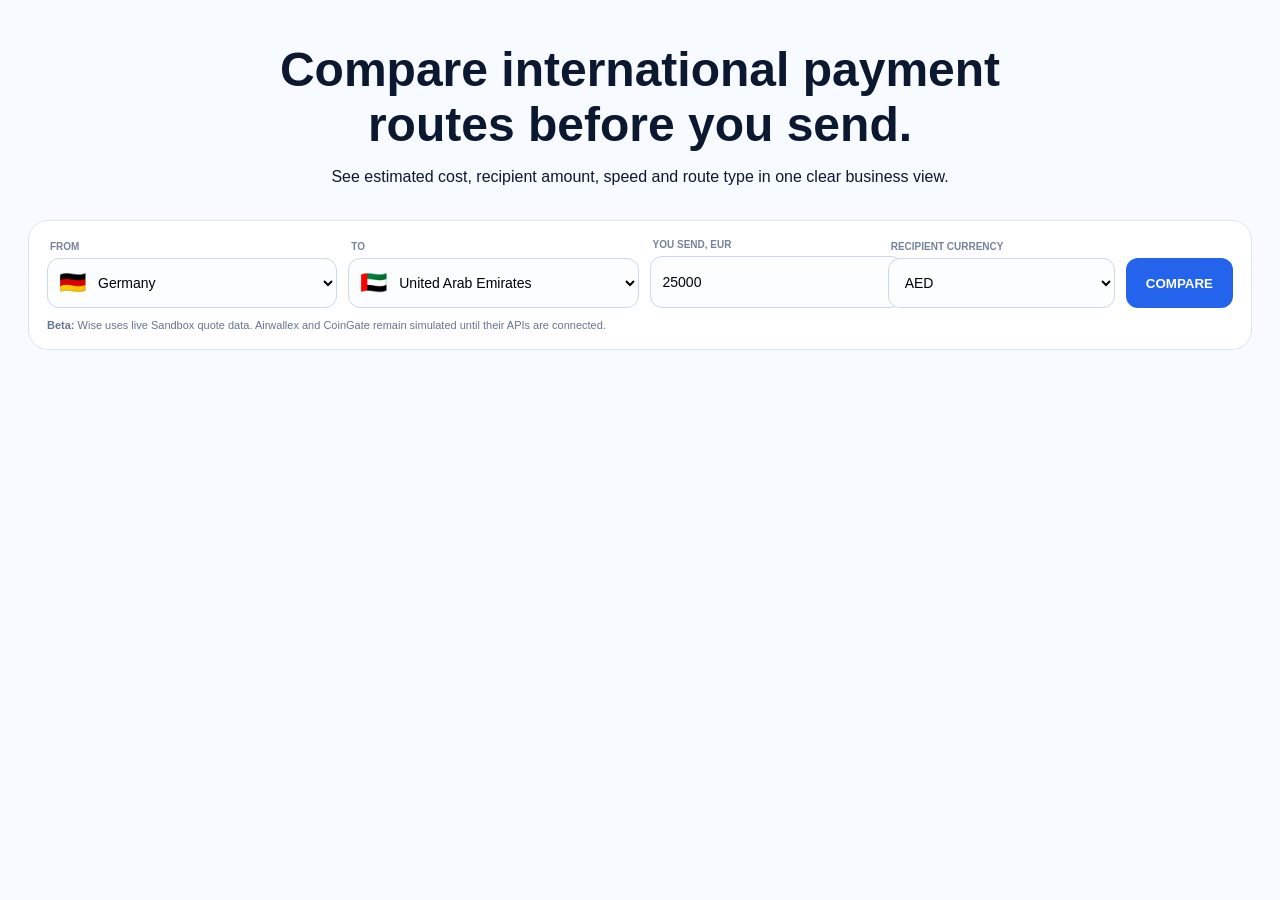
<file: index.html>
<!doctype html><html lang="en"><head><meta charset="utf-8"><meta name="viewport" content="width=device-width,initial-scale=1"><title>PAYBRIDGE Beta</title><style>body{margin:0;font-family:Arial,sans-serif;background:#f7faff;color:#0c1830}.shell{max-width:1240px;margin:auto;padding:0 28px}.hero{text-align:center;padding:28px 0 18px}.hero h1{font-size:48px;margin:14px auto 10px;max-width:820px}.calculator{background:#fff;border:1px solid #dce5f1;border-radius:20px;padding:18px}.form{display:grid;grid-template-columns:1.15fr 1.15fr .9fr .9fr auto;gap:11px;align-items:end}.field label{display:block;font-size:10px;font-weight:800;color:#75839a;margin:0 0 6px 3px}.selectWrap{position:relative}.flag{position:absolute;left:12px;top:50%;transform:translateY(-50%);z-index:2;font-size:22px;line-height:1;pointer-events:none}.control{height:50px;width:100%;border:1px solid #ccd8e8;border-radius:12px;background:#fbfdff;padding:0 12px;font-size:14px}.selectWrap .control{padding-left:46px}.compare{height:50px;border:0;border-radius:12px;padding:0 20px;background:#2463eb;color:#fff;font-weight:900}.compare:disabled{opacity:.6}.note{grid-column:1/-1;font-size:11px;color:#66758f}.results{padding:26px 0}.resultHead{display:flex;justify-content:space-between;align-items:center}.route{background:#eef4ff;border-radius:11px;padding:9px 12px;font-weight:800;font-size:12px}.fxinfo{font-size:11px;color:#66758f;margin:8px 0 12px}.grid{display:grid;grid-template-columns:repeat(3,1fr);gap:13px}.provider{background:#fff;border:1px solid #dce5f1;border-radius:17px;padding:17px;box-shadow:0 10px 28px #1b3b6f0d}.provider.best{border:2px solid #2463eb;background:linear-gradient(180deg,#fff,#f8fbff)}.top{display:flex;justify-content:space-between;align-items:center}.badge{font-size:9px;font-weight:900;color:#1746b6;background:#eaf2ff;padding:5px 7px;border-radius:999px}.demo{font-size:9px;font-weight:900;color:#66758f;border:1px solid #dce5f1;padding:5px 7px;border-radius:999px}.live{color:#087a5b;border-color:#b9dfd5;background:#effbf7}.provider h3{font-size:25px;margin:12px 0 2px}.type{font-size:12px;color:#66758f}.recipient{margin:11px 0;padding:12px;background:#edf5ff;border-radius:12px}.recipient small{color:#66758f}.recipient strong{font-size:30px;color:#123b88}.diff{font-size:10px;margin-top:5px;font-weight:800}.good{color:#087a5b}.less{color:#8a5b10}.metrics{display:grid;grid-template-columns:1fr 1fr;gap:7px}.metric{padding:8px;background:#f5f8fc;border-radius:9px}.routeBtn{margin-top:10px;width:100%;height:37px;border:1px solid #b8c9e3;border-radius:9px;background:#fff;color:#1746b6;font-weight:900}.best .routeBtn{background:#2463eb;color:#fff;border-color:#2463eb}.warning{margin-top:12px;background:#fff9ef;padding:10px;border-radius:10px;font-size:11px}.error{color:#a33;font-weight:700}@media(max-width:900px){.form,.grid{grid-template-columns:1fr}.hero h1{font-size:36px}}</style></head><body><div class="shell"><section class="hero"><h1>Compare international payment routes before you send.</h1><p>See estimated cost, recipient amount, speed and route type in one clear business view.</p></section><section class="calculator"><form id="f" class="form"><div class="field"><label>FROM</label><div class="selectWrap"><span id="fromFlag" class="flag">🇩🇪</span><select id="from" class="control"><option value="DE">Germany</option><option value="FR">France</option><option value="NL">Netherlands</option><option value="ES">Spain</option><option value="IT">Italy</option></select></div></div><div class="field"><label>TO</label><div class="selectWrap"><span id="toFlag" class="flag">🇦🇪</span><select id="to" class="control"><option value="AED">United Arab Emirates</option><option value="TRY">Turkey</option><option value="SGD">Singapore</option><option value="GBP">United Kingdom</option></select></div></div><div class="field"><label>YOU SEND, EUR</label><input id="amount" class="control" type="number" min="1" step="0.01" value="25000"></div><div class="field"><label>RECIPIENT CURRENCY</label><select id="cur" class="control"><option>AED</option><option>TRY</option><option>SGD</option><option>GBP</option></select></div><button id="compareBtn" class="compare">COMPARE</button><div class="note"><b>Beta:</b> Wise uses live Sandbox quote data. Airwallex and CoinGate remain simulated until their APIs are connected.</div></form></section><section id="results" class="results" hidden><div class="resultHead"><h2>Best routes for this payment</h2><div id="route" class="route"></div></div><div id="fxinfo" class="fxinfo"></div><div id="cards" class="grid"></div><div class="warning">Prototype only. PAYBRIDGE does not initiate or hold funds. Wise values come from Wise Sandbox; other provider costs and delivery times are simulated assumptions.</div></section></div><script src="reference-fx.js"></script><script>const ANALYTICS='https://paybridge-analytics.npzspp.workers.dev/event';const WISE_QUOTE='https://paybridge-analytics.npzspp.workers.dev/wise/quote';async function track(type,data){try{await fetch(ANALYTICS,{method:'POST',mode:'cors',headers:{'Content-Type':'application/json'},body:JSON.stringify({type:type,source:(data.from&&data.to?data.from+' -> '+data.to:'')+(data.provider?' | '+data.provider:''),amount:data.amount??null,currency:data.currency||''}),keepalive:true})}catch(e){console.warn('analytics failed',e)}}async function getWiseQuote(amount,currency){const r=await fetch(WISE_QUOTE,{method:'POST',mode:'cors',headers:{'Content-Type':'application/json'},body:JSON.stringify({sourceCurrency:'EUR',targetCurrency:currency,sourceAmount:amount})});const data=await r.json().catch(()=>null);if(!r.ok||!data?.ok)throw new Error(data?.error||'Wise quote unavailable');return data}const from=document.getElementById('from'),to=document.getElementById('to'),cur=document.getElementById('cur'),fromFlag=document.getElementById('fromFlag'),toFlag=document.getElementById('toFlag'),results=document.getElementById('results'),cards=document.getElementById('cards'),fxinfo=document.getElementById('fxinfo'),compareBtn=document.getElementById('compareBtn');const fromFlags={DE:'🇩🇪',FR:'🇫🇷',NL:'🇳🇱',ES:'🇪🇸',IT:'🇮🇹'},toFlags={AED:'🇦🇪',TRY:'🇹🇷',SGD:'🇸🇬',GBP:'🇬🇧'};from.onchange=()=>fromFlag.textContent=fromFlags[from.value];to.onchange=()=>{cur.value=to.value;toFlag.textContent=toFlags[to.value]};function money(v,c){return Number(v||0).toLocaleString(undefined,{maximumFractionDigits:2})+' '+c}function cardHtml(row,best,max,c){const diff=Math.max(0,max-row.rec);return '<article class="provider '+(best?'best':'')+'"><div class="top"><span class="badge">'+row.badge+'</span><span class="demo '+(row.live?'live':'')+'">'+(row.live?'WISE SANDBOX':'DEMO')+'</span></div><h3>'+row.name+'</h3><div class="type">'+row.type+'</div><div class="recipient"><small>Recipient gets</small><br><strong>'+money(row.rec,c)+'</strong><div class="diff '+(best?'good':'less')+'">'+(best?'Best value':'Difference vs best: −'+money(diff,c))+'</div></div><div class="metrics"><div class="metric">'+(row.live?'Fee':'Demo cost')+'<br><b>€'+Number(row.cost||0).toFixed(2)+'</b></div><div class="metric">'+(row.live?'Estimated speed':'Demo speed')+'<br><b>'+row.speed+'</b></div></div><button class="routeBtn" data-provider="'+row.name+'" type="button">'+(best?'VIEW BEST ROUTE':'VIEW ROUTE')+'</button></article>'}document.getElementById('f').onsubmit=async e=>{e.preventDefault();const amount=+document.getElementById('amount').value,c=cur.value;if(!amount||amount<=0)return;compareBtn.disabled=true;compareBtn.textContent='LOADING…';results.hidden=false;cards.innerHTML='';fxinfo.textContent='Loading Wise Sandbox quote…';try{let wise=null;try{wise=await getWiseQuote(amount,c)}catch(err){console.warn(err)}const q=await PaybridgeReferenceRate.get(c),rate=wise?.rate||q.rate;const wiseRec=wise?.targetAmount??((amount-amount*.006)*rate);const wiseCost=wise?.fee??amount*.006;const rows=[{name:'Wise',type:'Fiat transfer',cost:wiseCost,rec:wiseRec,speed:wise?.formattedEstimatedDelivery||'Sandbox quote',badge:'BEST VALUE',live:!!wise},{name:'Airwallex',type:'Business fintech',cost:amount*.008,rec:(amount-amount*.008)*rate,speed:'Same day',badge:'FAST',live:false},{name:'CoinGate',type:'Stablecoin route',cost:amount*.01,rec:(amount-amount*.01)*rate,speed:'Minutes',badge:'STABLECOIN',live:false}];const max=Math.max(...rows.map(x=>x.rec));rows.sort((a,b)=>b.rec-a.rec);document.getElementById('route').textContent=from.selectedOptions[0].text+' → '+to.selectedOptions[0].text+' • €'+amount.toLocaleString()+' → '+c;fxinfo.innerHTML=wise?'Wise Sandbox: 1 EUR = '+wise.rate+' '+c+' • fee €'+Number(wise.fee||0).toFixed(2)+(wise.status?' • '+wise.status:''):(q.reference?'Wise unavailable. Reference FX: 1 EUR = '+rate+' '+c:'<span class="error">Wise and reference FX unavailable — using fallback values.</span>');cards.innerHTML=rows.map((x,i)=>cardHtml(x,i===0,max,c)).join('');track('compare',{from:from.value,to:to.value,amount:amount,currency:c});document.querySelectorAll('.routeBtn').forEach(btn=>btn.onclick=()=>{track('route',{provider:btn.dataset.provider,from:from.value,to:to.value,amount:amount,currency:c});btn.textContent='ROUTE SELECTED';btn.disabled=true})}finally{compareBtn.disabled=false;compareBtn.textContent='COMPARE'}};</script></body></html>
</file>
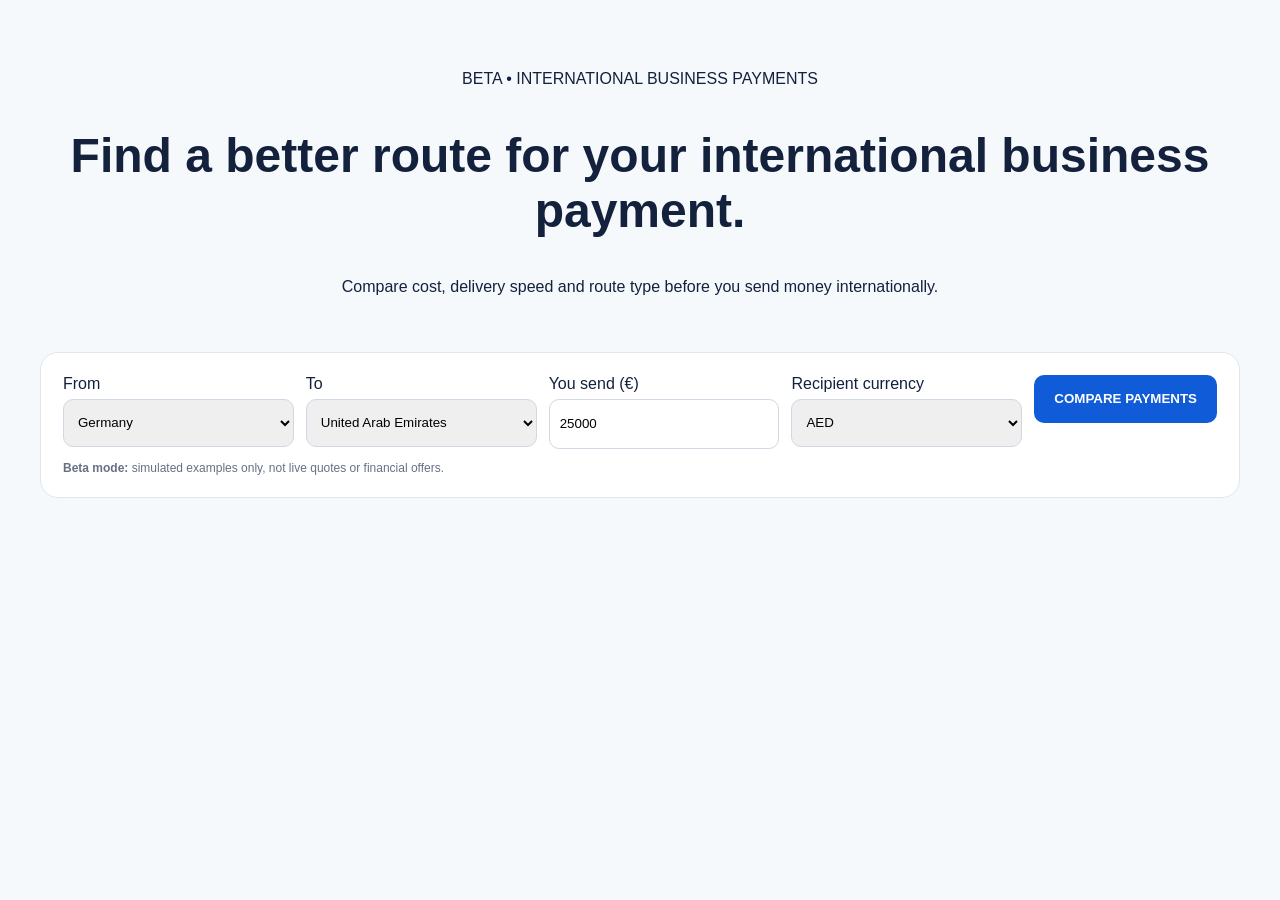
<file: beta-v2.html>
<!doctype html><html lang="en"><head><meta charset="utf-8"><meta name="viewport" content="width=device-width,initial-scale=1"><title>PAYBRIDGE Beta v2</title><style>body{margin:0;font-family:Arial,sans-serif;background:#f6f9fc;color:#14213d}.wrap{max-width:1200px;margin:auto;padding:30px}.hero{text-align:center;padding:40px 0}.hero h1{font-size:48px}.card{background:#fff;border:1px solid #dfe6ee;border-radius:18px;padding:22px}.form{display:grid;grid-template-columns:repeat(4,1fr) auto;gap:12px}.field{display:flex;flex-direction:column;gap:6px}.field select,.field input{height:48px;border:1px solid #cfd8e3;border-radius:10px;padding:0 10px}.btn{height:48px;border:0;border-radius:10px;background:#0f5bd8;color:white;font-weight:800;padding:0 20px}.note{grid-column:1/-1;color:#667085;font-size:12px}.results{margin-top:36px}.grid{display:grid;grid-template-columns:repeat(3,1fr);gap:18px}.provider{background:white;border:1px solid #dfe6ee;border-radius:18px;padding:20px}.provider.best{border:2px solid #0f5bd8}.top{display:flex;justify-content:space-between}.badge{font-size:11px;font-weight:800;background:#eaf2ff;color:#0f5bd8;padding:6px 9px;border-radius:999px}.demo{font-size:10px;font-weight:800;border:1px solid #dfe6ee;padding:5px 8px;border-radius:999px;color:#667085}.name{font-size:24px;font-weight:800;margin-top:16px}.type{color:#667085}.recipient{margin:18px 0;background:#f8fbff;border:1px solid #dbe9ff;border-radius:14px;padding:14px}.recipient span{display:block;color:#667085;font-size:12px}.recipient strong{font-size:30px;color:#0b2f6f}.metrics{display:grid;grid-template-columns:1fr 1fr;gap:10px}.metric{background:#f8fafc;padding:10px;border-radius:10px}.metric span{display:block;font-size:12px;color:#667085}.warning{margin-top:16px;background:#fff7ed;border:1px solid #fed7aa;color:#9a3412;padding:12px;border-radius:10px}@media(max-width:800px){.form,.grid{grid-template-columns:1fr}.hero h1{font-size:36px}}</style></head><body><div class="wrap"><section class="hero"><div>BETA • INTERNATIONAL BUSINESS PAYMENTS</div><h1>Find a better route for your international business payment.</h1><p>Compare cost, delivery speed and route type before you send money internationally.</p></section><form id="f" class="card form"><div class="field"><label>From</label><select id="from"><option>Germany</option><option>France</option><option>Netherlands</option></select></div><div class="field"><label>To</label><select id="to"><option value="AED">United Arab Emirates</option><option value="TRY">Turkey</option><option value="SGD">Singapore</option></select></div><div class="field"><label>You send (€)</label><input id="amount" type="number" value="25000"></div><div class="field"><label>Recipient currency</label><select id="cur"><option>AED</option><option>TRY</option><option>SGD</option></select></div><button class="btn">COMPARE PAYMENTS</button><div class="note"><b>Beta mode:</b> simulated examples only, not live quotes or financial offers.</div></form><section id="results" class="results" hidden><h2>Payment options</h2><div id="route"></div><div id="cards" class="grid"></div><div class="warning">Demo numbers are generated only to test the interface and user intent. PAYBRIDGE Beta does not initiate a payment.</div></section></div><script>const fx={AED:4.15,TRY:47.2,SGD:1.49};const ps=[['Wise','Fiat transfer',.006,'1 business day','BEST VALUE'],['Airwallex','Business fintech',.008,'Same day','FAST'],['CoinGate','Stablecoin route',.01,'Minutes','STABLECOIN']];const f=document.getElementById('f'),to=document.getElementById('to'),cur=document.getElementById('cur');to.onchange=()=>cur.value=to.value;f.onsubmit=e=>{e.preventDefault();const a=+document.getElementById('amount').value,c=cur.value,r=fx[c]||1;document.getElementById('route').textContent=document.getElementById('from').value+' → '+to.selectedOptions[0].text+' • €'+a.toLocaleString()+' → '+c;document.getElementById('cards').innerHTML=ps.map((p,i)=>{const fee=a*p[2],rec=(a-fee)*r;return '<article class="provider '+(i===0?'best':'')+'"><div class="top"><span class="badge">'+p[4]+'</span><span class="demo">DEMO</span></div><div class="name">'+p[0]+'</div><div class="type">'+p[1]+'</div><div class="recipient"><span>Recipient gets</span><strong>'+rec.toLocaleString(undefined,{maximumFractionDigits:0})+' '+c+'</strong></div><div class="metrics"><div class="metric"><span>Simulated cost</span><b>€'+fee.toFixed(0)+'</b></div><div class="metric"><span>Estimated speed</span><b>'+p[3]+'</b></div><div class="metric"><span>Data quality</span><b>DEMO</b></div><div class="metric"><span>Status</span><b>Not initiated</b></div></div></article>'}).join('');document.getElementById('results').hidden=false};</script></body></html>
</file>
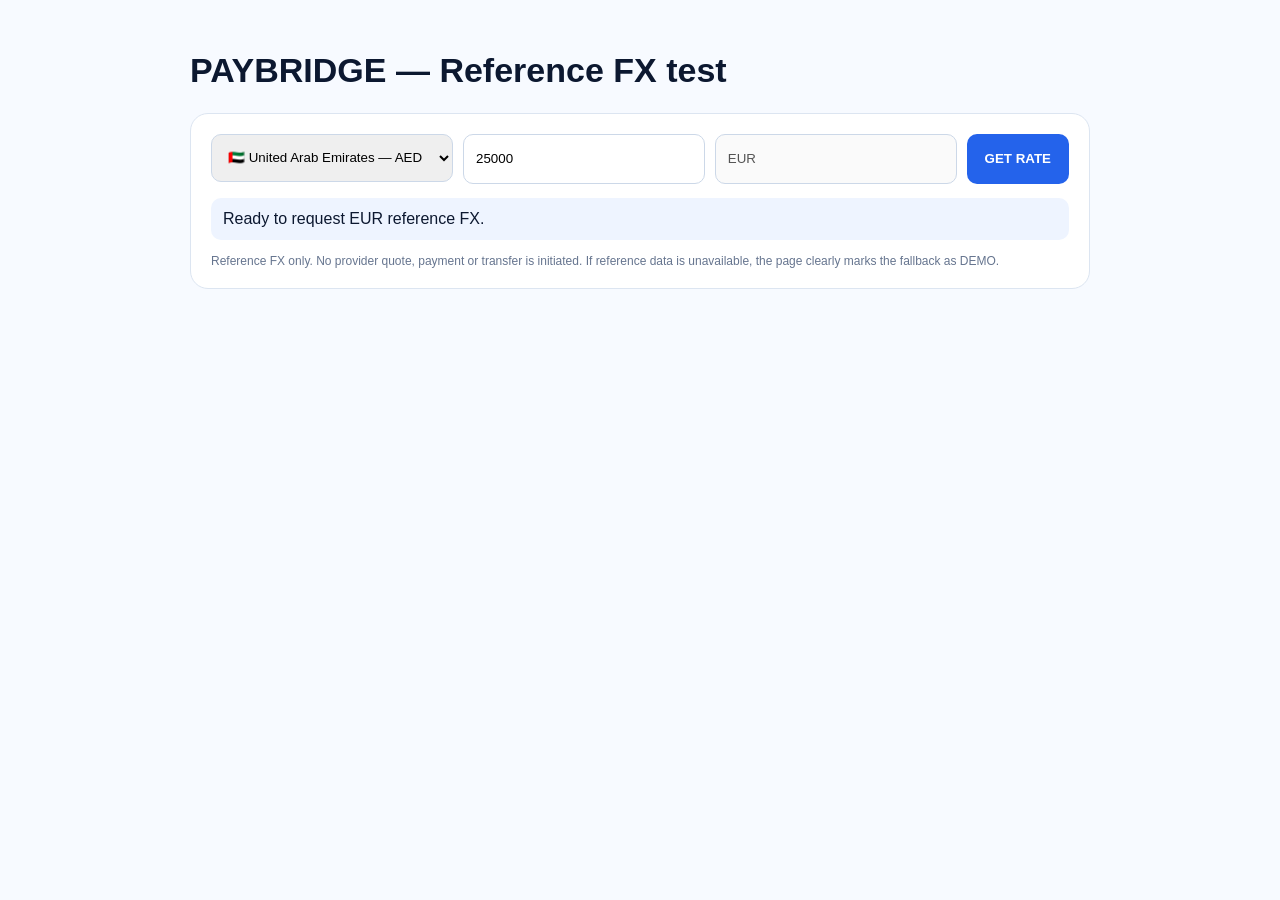
<file: paybridge-live.html>
<!doctype html><html lang="en"><head><meta charset="utf-8"><meta name="viewport" content="width=device-width,initial-scale=1"><title>PAYBRIDGE Live FX Beta</title><style>body{font-family:Arial,sans-serif;background:#f7faff;color:#0c1830;margin:0}.wrap{max-width:900px;margin:auto;padding:28px}.box{background:#fff;border:1px solid #dce5f1;border-radius:18px;padding:20px}h1{font-size:34px}.row{display:grid;grid-template-columns:1fr 1fr 1fr auto;gap:10px}.c{height:48px;border:1px solid #ccd8e8;border-radius:10px;padding:0 12px}.b{border:0;border-radius:10px;background:#2463eb;color:#fff;font-weight:800;padding:0 18px}.status{margin-top:14px;padding:12px;background:#eef4ff;border-radius:10px}.result{margin-top:14px;font-size:26px;font-weight:800}.note{margin-top:12px;font-size:12px;color:#66758f}@media(max-width:700px){.row{grid-template-columns:1fr}}</style></head><body><div class="wrap"><h1>PAYBRIDGE — Reference FX test</h1><div class="box"><div class="row"><select id="to" class="c"><option value="AED">🇦🇪 United Arab Emirates — AED</option><option value="TRY">🇹🇷 Turkey — TRY</option><option value="SGD">🇸🇬 Singapore — SGD</option><option value="GBP">🇬🇧 United Kingdom — GBP</option></select><input id="amount" class="c" type="number" value="25000"><input class="c" value="EUR" disabled><button id="go" class="b">GET RATE</button></div><div id="status" class="status">Ready to request EUR reference FX.</div><div id="result" class="result"></div><div class="note">Reference FX only. No provider quote, payment or transfer is initiated. If reference data is unavailable, the page clearly marks the fallback as DEMO.</div></div></div><script src="reference-fx.js"></script><script>document.getElementById('go').onclick=async function(){var code=document.getElementById('to').value,amount=Number(document.getElementById('amount').value||0),s=document.getElementById('status'),r=document.getElementById('result');this.disabled=true;this.textContent='LOADING…';var q=await PaybridgeReferenceRate.get(code);s.textContent=q.reference?'Reference FX: 1 EUR = '+q.rate+' '+code+(q.date?' • '+q.date:''):'Reference FX unavailable — DEMO fallback rate';r.textContent='€'+amount.toLocaleString()+' ≈ '+(amount*q.rate).toLocaleString(undefined,{maximumFractionDigits:2})+' '+code;this.disabled=false;this.textContent='GET RATE'};</script></body></html>
</file>
